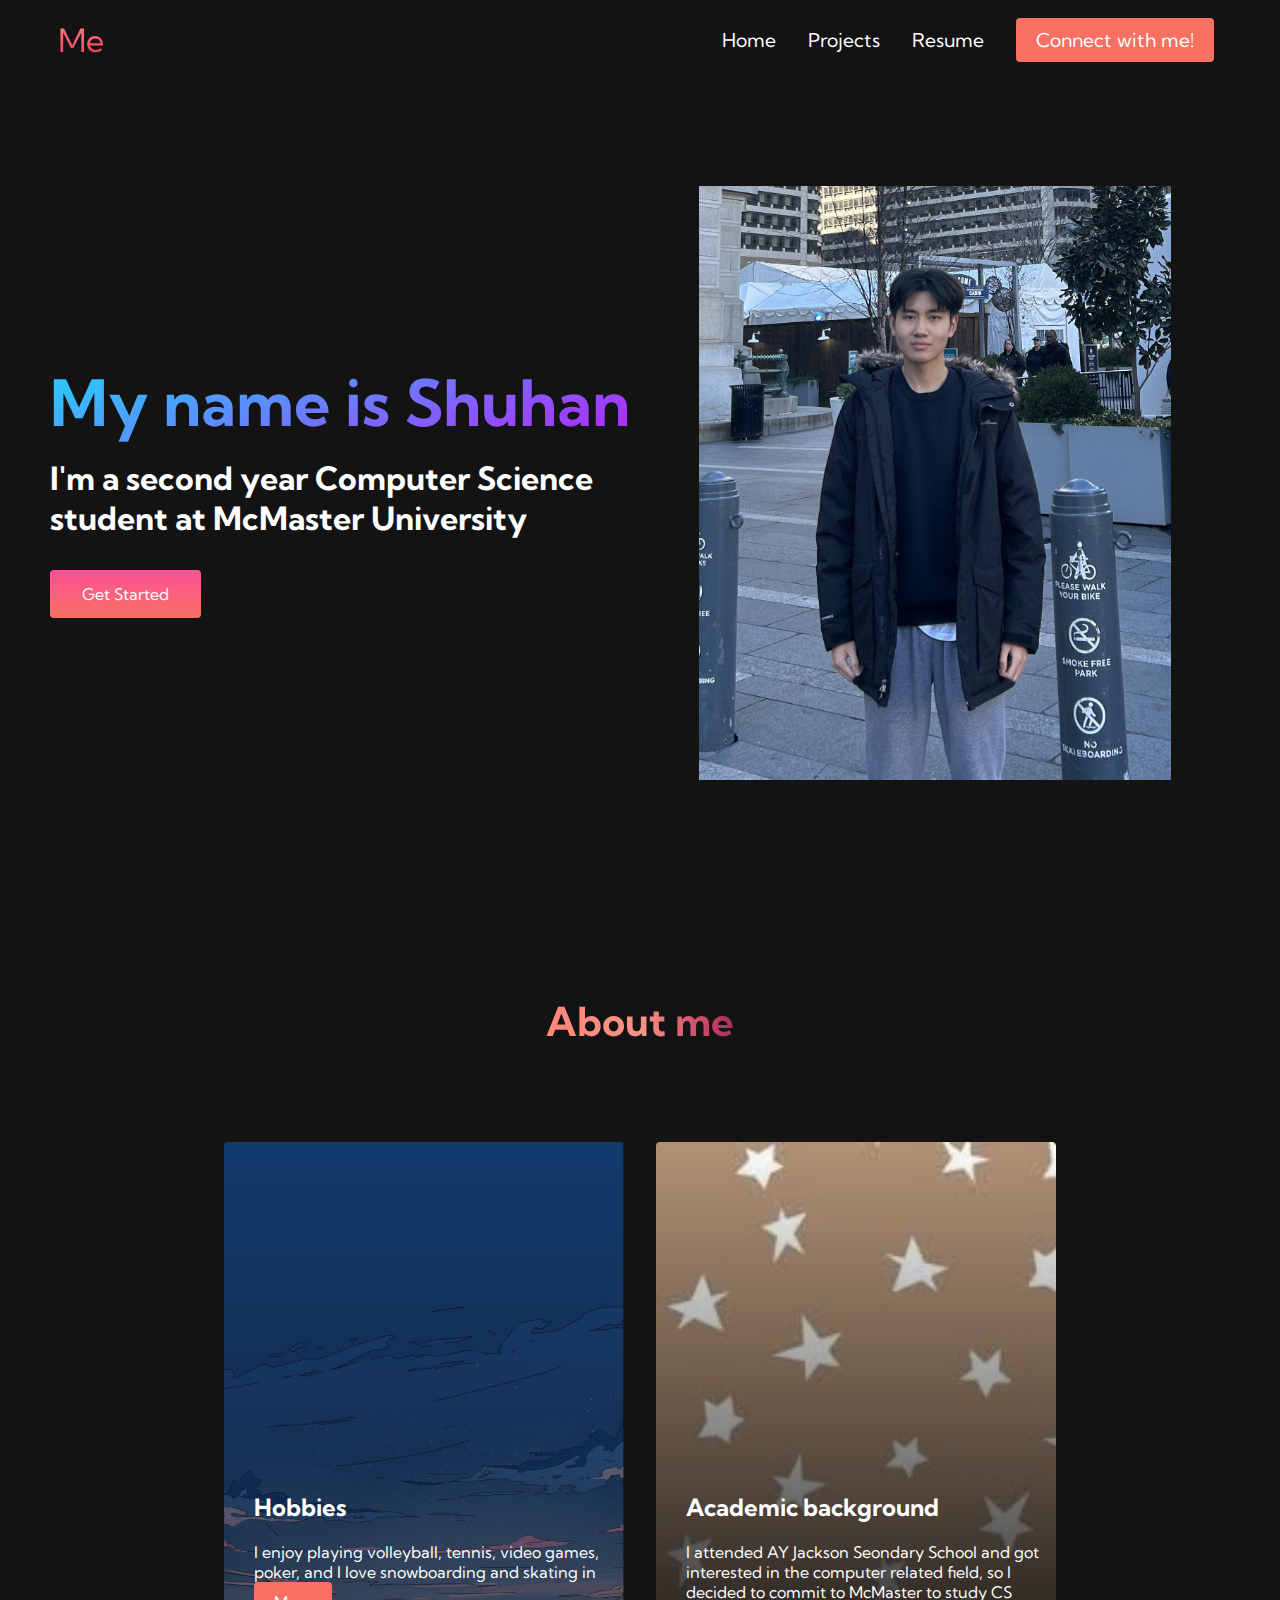
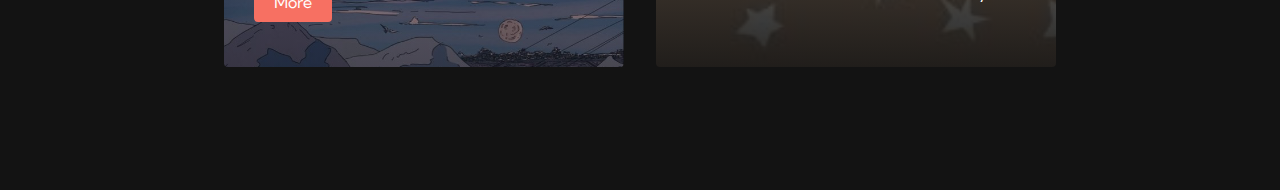
<file: index.html>
<!DOCTYPE html>
<html lang="en">
  <head>
    <!--
      Site created by Brian Design on youtube @ www.youtube.com/channel/UCsKsymTY_4BYR-wytLjex7A?view_as=subscriber
    -->
    <meta charset="UTF-8" />
    <meta name="viewport" content="width=device-width, initial-scale=1.0" />
    <title>Personal website</title>
    <link rel="stylesheet" href="styles.css" />
    <link
      rel="stylesheet"
      href="https://use.fontawesome.com/releases/v5.14.0/css/all.css"
      integrity="sha384-HzLeBuhoNPvSl5KYnjx0BT+WB0QEEqLprO+NBkkk5gbc67FTaL7XIGa2w1L0Xbgc"
      crossorigin="anonymous"
    />
    <link
      href="https://fonts.googleapis.com/css2?family=Kumbh+Sans:wght@400;700&display=swap"
      rel="stylesheet"
    />
  </head>
  <body>
    <!-- Navbar Section -->
    <nav class="navbar">
      <div class="navbar__container">
        <a href="/" id="navbar__logo"><i class="fas fa-gem"></i>Me</a>
        <div class="navbar__toggle" id="mobile-menu">
          <span class="bar"></span> <span class="bar"></span>
          <span class="bar"></span>
        </div>
        <ul class="navbar__menu">
          <li class="navbar__item">
            <a href="/" class="navbar__links">Home</a>
          </li>
          <li class="navbar__item">
            <a href="/projects.html" class="navbar__links">Projects</a>
          </li>
          <li class="navbar__item">
            <a href="/" class="navbar__links">Resume</a>
          </li>
          <li class="navbar__btn"><a href="/" class="button">Connect with me!</a></li>
        </ul>
      </div>
    </nav>

    <!-- Hero Section -->
    <div class="main">
      <div class="main__container">
        <div class="main__content">

          <h2>My name is Shuhan </h2>
          <p>I'm a second year Computer Science student at McMaster University</p>
          <button class="main__btn"><a href="#">Get Started</a></button>
        </div>
        <div class="main__img--container">
          <img id="main__img" src="images/real life full body 1.jpg" />
        </div>
      </div>
    </div>

    <!-- Services Section -->
    <div class="services">
      <h1>About me</h1>
      <div class="services__container">
        <div class="services__card">
          <h2>Hobbies</h2>
          <p>I enjoy playing volleyball, tennis, video games, poker, and I love snowboarding and skating in the winter</p>
          <button>More</button>
        </div>
        <div class="services__card">
          <h2>Academic background</h2>
          <p>I attended AY Jackson Seondary School and got interested in the computer related field, so I decided to commit to McMaster to study CS</p>
          
        </div>
      </div>
    </div>

    <script src="app.js"></script>
  </body>
</html>
</file>
<file: styles.css>
* {
    box-sizing: border-box;
    margin: 0;
    padding: 0;
    font-family: 'Kumbh Sans', sans-serif;
  }
  
  .navbar {
    background: #131313;
    height: 80px;
    display: flex;
    justify-content: center;
    align-items: center;
    font-size: 1.2rem;
    position: sticky;
    top: 0;
    z-index: 999;
  }
  
  .navbar__container {
    display: flex;
    justify-content: space-between;
    height: 80px;
    z-index: 1;
    width: 100%;
    max-width: 1300px;
    margin-right: auto;
    margin-left: auto;
    padding-right: 50px;
    padding-left: 50px;
  }
  
  #navbar__logo {
    background-color: #ff8177;
    background-image: linear-gradient(to top, #ff0844 0%, #ffb199 100%);
    background-size: 100%;
    -webkit-background-clip: text;
    -moz-background-clip: text;
    -webkit-text-fill-color: transparent;
    -moz-text-fill-color: transparent;
    display: flex;
    align-items: center;
    cursor: pointer;
    text-decoration: none;
    font-size: 2rem;
  }
  
  .fa-gem {
    margin-right: 0.5rem;
  }
  
  .navbar__menu {
    display: flex;
    align-items: center;
    list-style: none;
    text-align: center;
  }
  
  .navbar__item {
    height: 80px;
  }
  
  .navbar__links {
    color: #fff;
    display: flex;
    align-items: center;
    justify-content: center;
    text-decoration: none;
    padding: 0 1rem;
    height: 100%;
  }
  
  .navbar__btn {
    display: flex;
    justify-content: center;
    align-items: center;
    padding: 0 1rem;
    width: 100%;
  }
  
  .button {
    display: flex;
    justify-content: center;
    align-items: center;
    text-decoration: none;
    padding: 10px 20px;
    height: 100%;
    width: 100%;
    border: none;
    outline: none;
    border-radius: 4px;
    background: #f77062;
    color: #fff;
  }
  
  .button:hover {
    background: #4837ff;
    transition: all 0.3s ease;
  }
  
  .navbar__links:hover {
    color: #f77062;
    transition: all 0.3s ease;
  }
  
  @media screen and (max-width: 960px) {
    .navbar__container {
      display: flex;
      justify-content: space-between;
      height: 80px;
      z-index: 1;
      width: 100%;
      max-width: 1300px;
      padding: 0;
    }
  
    .navbar__menu {
      display: grid;
      grid-template-columns: auto;
      margin: 0;
      width: 100%;
      position: absolute;
      top: -1000px;
      opacity: 1;
      transition: all 0.5s ease;
      height: 50vh;
      z-index: -1;
    }
  
    .navbar__menu.active {
      background: #131313;
      top: 100%;
      opacity: 1;
      transition: all 0.5s ease;
      z-index: 99;
      height: 50vh;
      font-size: 1.6rem;
    }
  
    #navbar__logo {
      padding-left: 25px;
    }
  
    .navbar__toggle .bar {
      width: 25px;
      height: 3px;
      margin: 5px auto;
      transition: all 0.3s ease-in-out;
      background: #fff;
    }
  
    .navbar__item {
      width: 100%;
    }
  
    .navbar__links {
      text-align: center;
      padding: 2rem;
      width: 100%;
      display: table;
    }
  
    .navbar__btn {
      padding-bottom: 2rem;
    }
  
    .button {
      display: flex;
      justify-content: center;
      align-items: center;
      width: 80%;
      height: 80px;
      margin: 0;
    }
  
    #mobile-menu {
      position: absolute;
      top: 20%;
      right: 5%;
      transform: translate(5%, 20%);
    }
  
    .navbar__toggle .bar {
      display: block;
      cursor: pointer;
    }
  
    #mobile-menu.is-active .bar:nth-child(2) {
      opacity: 0;
    }
  
    #mobile-menu.is-active .bar:nth-child(1) {
      transform: translateY(8px) rotate(45deg);
    }
  
    #mobile-menu.is-active .bar:nth-child(3) {
      transform: translateY(-8px) rotate(-45deg);
    }
  }
  
  /* Main Content CSS */
  .main {
    background-color: #141414;
  }
  
  .main__container {
    display: grid;
    grid-template-columns: 1fr 1fr;
    align-items: center;
    justify-self: center;
    margin: 0 auto;
    height: 90vh;
    background-color: #131313;
    z-index: 1;
    width: 100%;
    max-width: 1300px;
    padding-right: 50px;
    padding-left: 50px;
  }
  
  .main__content {
    color: #fff;
    width: 100%;
  }
  
  .main__content h1 {
    font-size: 4rem;
    background-color: #ff8177;
    background-image: linear-gradient(to top, #ff0844 0%, #ffb199 100%);
    background-size: 100%;
    -webkit-background-clip: text;
    -moz-background-clip: text;
    -webkit-text-fill-color: transparent;
    -moz-text-fill-color: transparent;
  }
  
  .main__content h2 {
    font-size: 4rem;
    margin-top: 10px;
    background-color: #ff8177;
    background-image: linear-gradient(-20deg, #b721ff 0%, #21d4fd 100%);
    background-size: 100%;
    -webkit-background-clip: text;
    -moz-background-clip: text;
    -webkit-text-fill-color: transparent;
    -moz-text-fill-color: transparent;
  }
  
  .main__content p {
    margin-top: 1rem;
    font-size: 2rem;
    font-weight: 700;
  }
  
  .main__btn {
    font-size: 1rem;
    background-image: linear-gradient(to top, #f77062 0%, #fe5196 100%);
    padding: 14px 32px;
    border: none;
    border-radius: 4px;
    color: #fff;
    margin-top: 2rem;
    cursor: pointer;
    position: relative;
    transition: all 0.35s;
    outline: none;
  }
  
  .main__btn a {
    position: relative;
    z-index: 2;
    color: #fff;
    text-decoration: none;
  }
  
  .main__btn:after {
    position: absolute;
    content: '';
    top: 0;
    left: 0;
    width: 0;
    height: 100%;
    background: #4837ff;
    transition: all 0.35s;
    border-radius: 4px;
  }
  
  .main__btn:hover {
    color: #fff;
  }
  
  .main__btn:hover:after {
    width: 100%;
  }
  
  .main__img--container {
    text-align: center;
  }
  
  #main__img {
    height: 80%;
    width: 80%;
  }
  
  /* Mobile Responsive */
  @media screen and (max-width: 768px) {
    .main__container {
      display: grid;
      grid-template-columns: auto;
      align-items: center;
      justify-self: center;
      width: 100%;
      margin: 0 auto;
      height: 90vh;
    }
  
    .main__content {
      text-align: center;
      margin-bottom: 4rem;
    }
  
    .main__content h1 {
      font-size: 2.5rem;
      margin-top: 2rem;
    }
  
    .main__content h2 {
      font-size: 3rem;
    }
  
    .main__content p {
      margin-top: 1rem;
      font-size: 1.5rem;
    }
  }
  
  @media screen and (max-width: 480px) {
    .main__content h1 {
      font-size: 2rem;
      margin-top: 3rem;
    }
  
    .main__content h2 {
      font-size: 2rem;
    }
  
    .main__content p {
      margin-top: 2rem;
      font-size: 1.5rem;
    }
  
    .main__btn {
      padding: 12px 36px;
      margin: 2.5rem 0;
    }
  }
  
  /* Services Section */
  .services {
    background: #131313;
    display: flex;
    flex-direction: column;
    justify-content: center;
    align-items: center;
    height: 100vh;
  }
  
  .services h1 {
    background-color: #ff8177;
    background-image: linear-gradient(
      to right,
      #ff8177 0%,
      #ff867a 0%,
      #ff8c7f 21%,
      #f99185 52%,
      #cf556c 78%,
      #b12a5b 100%
    );
    background-size: 100%;
    -webkit-background-clip: text;
    -moz-background-clip: text;
    -webkit-text-fill-color: transparent;
    -moz-text-fill-color: transparent;
    margin-bottom: 5rem;
    font-size: 2.5rem;
  }
  
  .services__container {
    display: flex;
    justify-content: center;
    flex-wrap: wrap;
  }
  
  .services__card {
    margin: 1rem;
    height: 525px;
    width: 400px;
    border-radius: 4px;
    background-image: linear-gradient(
        to bottom,
        rgba(0, 0, 0, 0) 0%,
        rgba(17, 17, 17, 0.6) 100%
      ),
      url('/images/animecover3.jpg');
    background-size: cover;
    position: relative;
    color: #fff;
  }
  
  .services__card:before {
    opacity: 0.2;
  }
  
  .services__card:nth-child(2) {
    background-image: linear-gradient(
        to bottom,
        rgba(0, 0, 0, 0) 0%,
        rgba(17, 17, 17, 0.9) 100%
      ),
      url('/images/brown.jpg');
  }
  
  .services__card h2 {
    position: absolute;
    top: 350px;
    left: 30px;
  }
  
  .services__card p {
    position: absolute;
    top: 400px;
    left: 30px;
  }
  
  .services__card button {
    color: #fff;
    padding: 10px 20px;
    border: none;
    outline: none;
    border-radius: 4px;
    background: #f77062;
    position: absolute;
    top: 440px;
    left: 30px;
    font-size: 1rem;
  }
  
  .services__card button:hover {
    cursor: pointer;
  }
  
  .services__card:hover {
    transform: scale(1.075);
    transition: 0.2s ease-in;
    cursor: pointer;
  }
  
  @media screen and (max-width: 960px) {
    .services {
      height: 1600px;
    }
  
    .services h1 {
      font-size: 2rem;
      margin-top: 12rem;
    }
  }
  
  @media screen and (max-width: 480px) {
    .services {
      height: 1400px;
    }
  
    .services h1 {
      font-size: 1.2rem;
    }
  
    .services__card {
      width: 300px;
    }
  }
  
  /* Footer CSS */
  .footer__container {
    background-color: #141414;
    padding: 5rem 0;
    display: flex;
    flex-direction: column;
    justify-content: center;
    align-items: center;
  }
  
  #footer__logo {
    color: #fff;
    display: flex;
    align-items: center;
    cursor: pointer;
    text-decoration: none;
    font-size: 2rem;
  }
  
  .footer__links {
    width: 100%;
    max-width: 1000px;
    display: flex;
    justify-content: center;
  }
  
  .footer__link--wrapper {
    display: flex;
  }
  
  .footer__link--items {
    display: flex;
    flex-direction: column;
    align-items: flex-start;
    margin: 16px;
    text-align: left;
    width: 160px;
    box-sizing: border-box;
  }
  
  .footer__link--items h2 {
    margin-bottom: 16px;
  }
  
  .footer__link--items > h2 {
    color: #fff;
  }
  
  .footer__link--items a {
    color: #fff;
    text-decoration: none;
    margin-bottom: 0.5rem;
  }
  
  .footer__link--items a:hover {
    color: #e9e9e9;
    transition: 0.3s ease-out;
  }
  
  /* Social Icons */
  .social__icon--link {
    color: #fff;
    font-size: 24px;
  }
  
  .social__media {
    max-width: 1000px;
    width: 100%;
  }
  
  .social__media--wrap {
    display: flex;
    justify-content: space-between;
    align-items: center;
    width: 90%;
    max-width: 1000px;
    margin: 40px auto 0 auto;
  }
  
  .social__icons {
    display: flex;
    justify-content: space-between;
    align-items: center;
    width: 240px;
  }
  
  .social__logo {
    color: #fff;
    justify-self: start;
    margin-left: 20px;
    cursor: pointer;
    text-decoration: none;
    font-size: 2rem;
    display: flex;
    align-items: center;
    margin-bottom: 16px;
  }
  
  .website__rights {
    color: #fff;
  }
  
  @media screen and (max-width: 820px) {
    .footer__links {
      padding-top: 2rem;
    }
  
    #footer__logo {
      margin-bottom: 2rem;
    }
  
    .website__rights {
      margin-bottom: 2rem;
    }
  
    .footer__link--wrapper {
      flex-direction: column;
    }
  
    .social__media--wrap {
      flex-direction: column;
    }
  }
  
  @media screen and (max-width: 480px) {
    .footer__link--items {
      margin: 0;
      padding: 10px;
      width: 100%;
    }
  }
</file>
